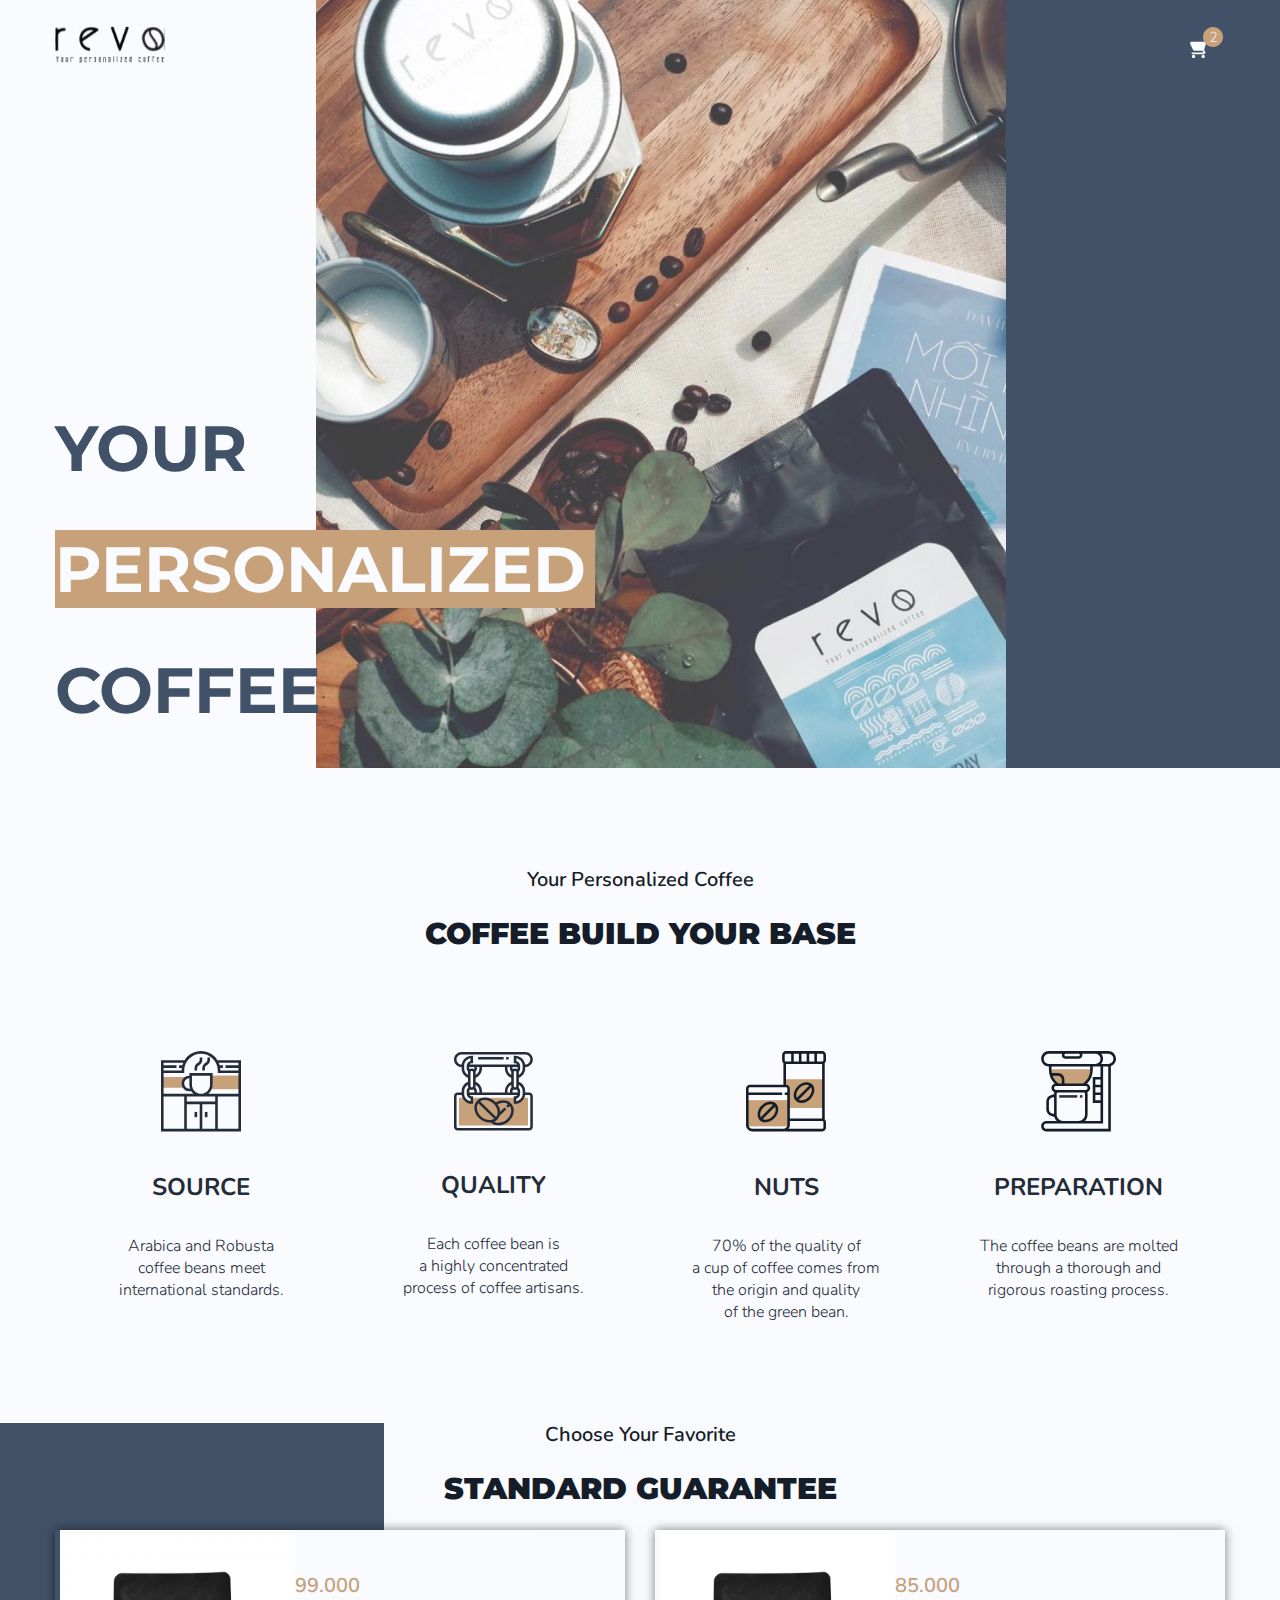
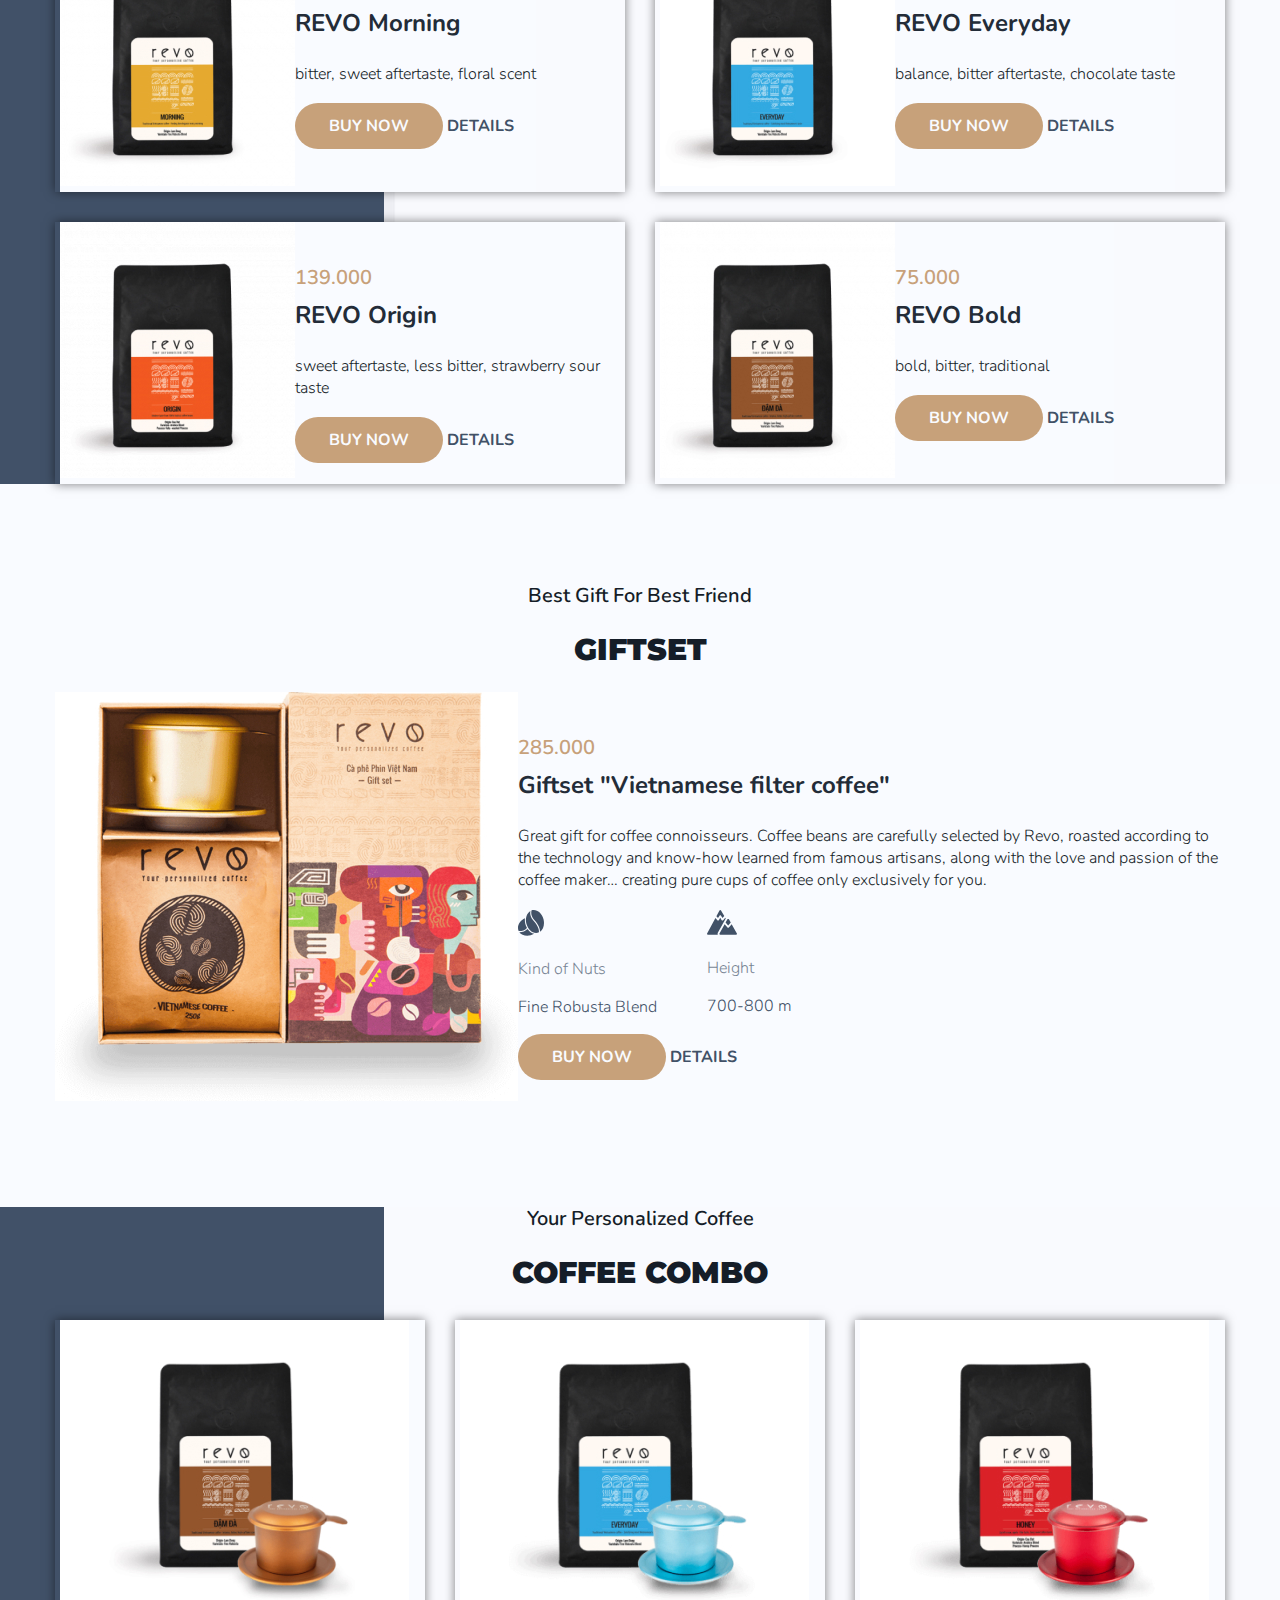
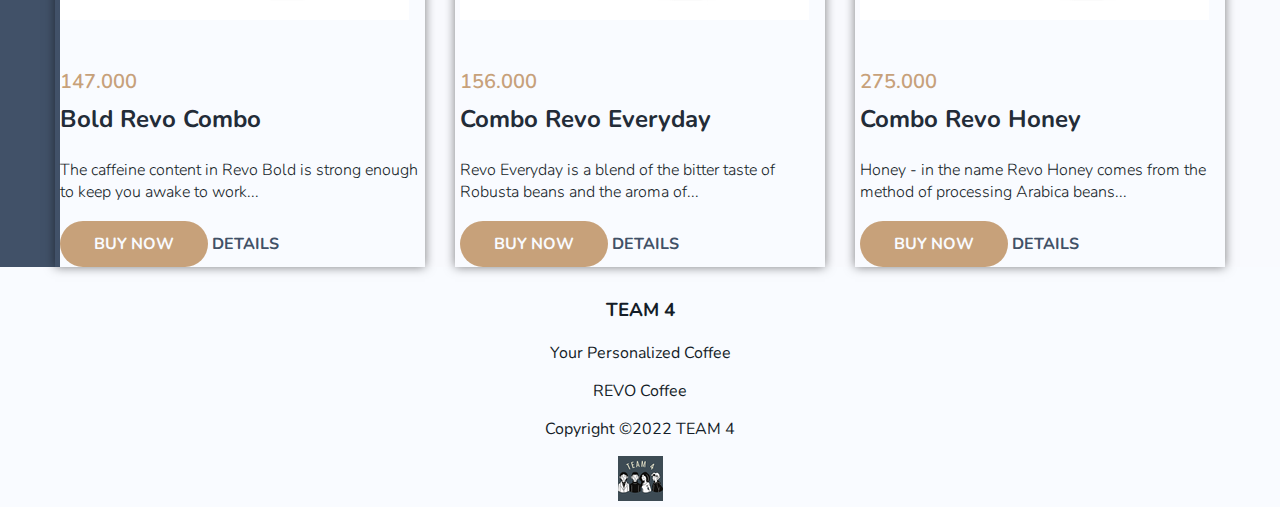
<file: img/svg/web assignment/index.html>
<!DOCTYPE html>
<html>

<head>
    <meta charset="utf-8">
    <link
        href="https://fonts.googleapis.com/css2?family=Montserrat:wght@900&family=Nunito:wght@300;600;700&display=swap"
        rel="stylesheet">
    <link rel="stylesheet" href="css/style.css">
    <title>REVO COFFEE</title>
</head>

<body>
    <header class="header">
        <div class="container">
            <div class="header__inner">
                <div class="header__logo">
                    <img src="img/svg/revo_logo.svg" alt="">
                </div>
                <div class="header__cart">
                    <img src="img/svg/cart.svg" alt="">
                </div>
            </div>
        </div>
    </header>


    <div class="intro">
        <p class="nav__name">MENU</p>
        <nav class="nav">
            <ul>
                <li><a href="#coffee" class="nav__link">COFFEE</a></li>
                <li><a href="#color-filter" class="nav__link">COLOR FILTER</a></li>
                <li><a href="#combo" class="nav__link">COFFEE COMBO</a></li>
                <li><a href="#giftset" class="nav__link">GIFTSET</a></li>
                <li><a href="#contacts" class="nav__link">CONTACTS</a></li>
            </ul>
        </nav>
        <div class="container">
            <div class="intro__title">
                <h1>YOUR</h1>
                <h1 class="intro__title1">PERSONALIZED</h1>
                <h1>COFFEE</h1>
            </div>
        </div>
    </div>


    <div class="container">
        <p class="features__subtitle">Your Personalized Coffee</p>
        <h2 class="features__title">COFFEE BUILD YOUR BASE</h2>
        <div class="features" id="coffee">
            <div class="features__item">
                <img class="features__icon" src="img/svg/features1.svg" alt="">
                <h4 class="features__topic">SOURCE</h4>
                <div class="features__text">Arabica and Robusta <br> coffee beans meet <br> international standards.
                </div>
            </div>
            <div class="features__item">
                <img class="features__icon" src="img/svg/features2.svg" alt="">
                <h4 class="features__topic">QUALITY</h4>
                <div class="features__text">Each coffee bean is <br> a highly concentrated <br> process of coffee
                    artisans.</div>
            </div>
            <div class="features__item">
                <img class="features__icon" src="img/svg/features3.svg" alt="">
                <h4 class="features__topic">NUTS</h4>
                <div class="features__text">70% of the quality of <br> a cup of coffee comes from <br> the origin and
                    quality <br> of the green bean.</div>
            </div>
            <div class="features__item">
                <img class="features__icon" src="img/svg/features4.svg" alt="">
                <h4 class="features__topic">PREPARATION</h4>
                <div class="features__text">The coffee beans are molted <br> through a thorough and <br> rigorous
                    roasting process.</div>
            </div>
        </div>
    </div>

    <div class="works__bg">
        <div class="container">
            <p class="works__subtitle">Choose Your Favorite</p>
            <h2 class="works__title">STANDARD GUARANTEE</h2>
            <div class="works" id="color-filter">

                <div class="work__1">
                    <div class="work__item">
                        <img src="img/revo_morning.jpg" alt="">
                    </div>
                    <div class="work__item">
                        <div class="work__price">99.000</div>
                        <div class="work__title">REVO Morning</div>
                        <div class="work__subtitle">bitter, sweet aftertaste, floral scent</div>
                        <a href="#" class="work__buy">BUY NOW</a>
                        <a href="#" class="work__details">DETAILS</a>
                    </div>
                </div>

                <div class="work__2">
                    <div class="work__item">
                        <img src="img/revo_everyday.jpg" alt="">
                    </div>
                    <div class="work__item">
                        <div class="work__price">85.000</div>
                        <div class="work__title">REVO Everyday</div>
                        <div class="work__subtitle">balance, bitter aftertaste, chocolate taste</div>
                        <a href="#" class="work__buy">BUY NOW</a>
                        <a href="#" class="work__details">DETAILS</a>
                    </div>
                </div>

                <div class="work__3">
                    <div class="work__item">
                        <img src="img/revo_original.jpg" alt="">
                    </div>
                    <div class="work__item">
                        <div class="work__price">139.000</div>
                        <div class="work__title">REVO Origin</div>
                        <div class="work__subtitle">sweet aftertaste, less bitter, strawberry sour taste</div>
                        <a href="#" class="work__buy">BUY NOW</a>
                        <a href="#" class="work__details">DETAILS</a>
                    </div>
                </div>

                <div class="work__4">
                    <div class="work__item">
                        <img src="img/revo_brown.jpg" alt="">
                    </div>
                    <div class="work__item">
                        <div class="work__price">75.000</div>
                        <div class="work__title">REVO Bold</div>
                        <div class="work__subtitle">bold, bitter, traditional</div>
                        <a href="#" class="work__buy">BUY NOW</a>
                        <a href="#" class="work__details">DETAILS</a>
                    </div>
                </div>
            </div>
        </div>
    </div>


    <div class="container">
        <p class="features__subtitle">Best Gift For Best Friend</p>
        <h2 class="features__title">GIFTSET</h2>
        <div class="giftset__item" id="giftset">
            <div class="work__item">
                <img src="img/giftset_1.jpg" alt="">
            </div>
            <div class="work__item">
                <div class="work__price">285.000</div>
                <div class="work__title">Giftset "Vietnamese filter coffee"</div>
                <div class="work__subtitle">Great gift for coffee connoisseurs. Coffee beans are carefully selected
                    by Revo, roasted according to the technology and know-how learned from famous
                    artisans,
                    along with
                    the love and passion of the coffee maker… creating pure cups of coffee only exclusively for
                    you.
                </div>
                <div class="giftset__bio__both">
                    <div class="work__bio__1">
                        <img src="img/svg/coffee-beans.svg" alt="">
                        <p class="work__bio__title">Kind of Nuts</p>
                        <p class="work__bio__subtitle">Fine Robusta Blend</p>
                    </div>
                    <div class="work__bio__2">
                        <img src="img/svg/mountain.svg" alt="">
                        <p class="work__bio__title">Height</p>
                        <p class="work__bio__subtitle">700-800 m</p>
                    </div>
                </div>
                <a href="#" class="work__buy">BUY NOW</a>
                <a href="#" class="work__details">DETAILS</a>
            </div>
        </div>
    </div>


    <div class="works__bg">
        <div class="container">
            <p class="features__subtitle">Your Personalized Coffee</p>
            <h2 class="features__title">COFFEE COMBO</h2>
            <div class="combos" id="combo">

                <div class="combo__1">
                    <div class="work__item">
                        <img src="img/combo_1.jpg" alt="">
                    </div>
                    <div class="work__item">
                        <div class="work__price">147.000</div>
                        <div class="work__title">Bold Revo Combo</div>
                        <div class="work__subtitle">The caffeine content in Revo Bold is strong enough to keep you awake
                            to
                            work...</div>
                        <a href="#" class="work__buy">BUY NOW</a>
                        <a href="#" class="work__details">DETAILS</a>
                    </div>
                </div>

                <div class="combo__2">
                    <div class="work__item">
                        <img src="img/revo_natural.jpg" alt="">
                    </div>
                    <div class="work__item">
                        <div class="work__price">156.000</div>
                        <div class="work__title">Combo Revo Everyday</div>
                        <div class="work__subtitle">Revo Everyday is a blend of the bitter taste of Robusta beans and
                            the
                            aroma of...</div>
                        <a href="#" class="work__buy">BUY NOW</a>
                        <a href="#" class="work__details">DETAILS</a>
                    </div>
                </div>

                <div class="combo__3">
                    <div class="work__item">
                        <img src="img/revo_red.jpg" alt="">
                    </div>
                    <div class="work__item">
                        <div class="work__price">275.000</div>
                        <div class="work__title">Combo Revo Honey</div>
                        <div class="work__subtitle">Honey - in the name Revo Honey comes from the method of processing
                            Arabica beans...</div>
                        <a href="#" class="work__buy">BUY NOW</a>
                        <a href="#" class="work__details">DETAILS</a>
                    </div>
                </div>

            </div>
        </div>
    </div>

    <footer>
        <div class="container">
            <div class="footer__content">
                <h3>TEAM 4</h3>
                <p>Your Personalized Coffee</p>
                <p>REVO Coffee</p>
            </div>
            <div class="footer__bottom" id="contacts">
                <p>Copyright &copy;2022 TEAM 4</p>
                <img src="img/team-logo.png" alt="">
            </div>
        </div>
    </footer>

</body>

</html>
</file>
<file: img/svg/web assignment/css/style.css>
body {
    margin: 0;
    font-family: "Nunito", sans-serif;
    font-size: 16px;
    color: #151d28;
    background-color: #f9fbff;
}

*,
*::after,
*::before {
    box-sizing: border-box;
}

.container {
    width: 100%;
    max-width: 1170px;
    margin: 0 auto;
}

/*===============HEADER START================*/
.header {
    width: 100%;
    position: absolute;
    top: 0;
    left: 0;
    z-index: 1000;
}

.header__inner {
    display: flex;
    justify-content: space-between;
    align-items: center;
    padding: 25px 0;
}
/*===============HEADER END================*/

/*===============INTRO START================*/
.intro {
    display: flex;
    flex-direction: column;
    justify-content: center;
    height: 768px;
    color: #f9fbff;
    background: url(../img/intro.jpg) right no-repeat;
}

.nav__name {
    padding-top: 30px;
    display: flex;
    font-weight: 700;
    padding-left: 1303px;
}

.nav {
    display: flex;
    font-weight: 600;
    padding-left: 1260px;
}

li {
    list-style-type: none;
    padding-bottom: 20px;
}

.nav__link {
    opacity: 0.65;
    color: #f9fbff;
    text-decoration: none;
    transition: opacity 0.1s linear;
}

.nav__link:hover {
    opacity: 1;
}

.intro__title {
    font-family: Montserrat;
    font-weight: 900;
    font-size: 32px;
    color: #415167;
}

.intro__title1 {
    color: #f9fbff;
    background-color: #c7a17a;
    width: 540px;
}
/*===============INTRO END================*/

/*===============FEATURES START===============*/
.features__subtitle {
    margin-top: 100px;
    font-weight: 600;
    font-size: 20px;
    line-height: 24px;
    text-align: center;
}

.features__title {
    font-family: Montserrat;
    font-weight: 900;
    font-size: 30px;
    line-height: 34px;
    text-align: center;
}

.features {
    display: flex;
    margin: 100px 0px;
    color: #232c38;
}

.features__item {
    width: 25%;
    text-align: center;
}

.features__topic {
    font-weight: bold;
    font-size: 24px;
}

.features__text {
    font-weight: 300;
    font-size: 16px;
    line-height: 22px;
}
/*===============FEATURES END===============*/

/*===============WORKS START===============*/
.works__bg {
    background-image: url(../img/background2.jpg);
}

.work__item {
    background: #f9fbff;
}

.works__subtitle {
    margin-top: 100px;
    font-weight: 600;
    font-size: 20px;
    line-height: 24px;
    text-align: center;
}

.works__title {
    font-family: Montserrat;
    font-weight: 900;
    font-size: 30px;
    line-height: 34px;
    text-align: center;
}

.works {
    display: grid;
    grid-template-columns: repeat(2, 1fr);
    grid-template-rows: repeat(2, 1fr);
    grid-gap: 30px;
    flex-wrap: wrap;
}

.work__1 {
    display: flex;
    padding-left: 5px;
    box-shadow: 0 0 10px rgba(0, 0, 0, 0.5);
    grid-column: 1/2;
    grid-row: 1/2;
}

.work__2 {
    display: flex;
    padding-left: 5px;
    box-shadow: 0 0 10px rgba(0, 0, 0, 0.5);
    grid-column: 2/2;
    grid-row: 1/2;
}

.work__3 {
    display: flex;
    padding-left: 5px;
    box-shadow: 0 0 10px rgba(0, 0, 0, 0.5);
    grid-column: 1/2;
    grid-row: 2/2;
}

.work__4 {
    display: flex;
    padding-left: 5px;
    box-shadow: 0 0 10px rgba(0, 0, 0, 0.5);
    grid-column: 2/2;
    grid-row: 2/2;
}

.work__price {
    padding-top: 42px;
    font-family: Nunito;
    font-weight: 600;
    font-size: 20px;
    color: #c7a17a;
}

.work__title {
    padding-top: 8px;
    font-family: Nunito;
    font-weight: bold;
    font-size: 24px;
    color: #232c38;
}

.work__subtitle {
    padding-top: 24px;
    padding-bottom: 18px;
    font-family: Nunito;
    font-weight: 300;
    font-size: 16px;
    color: #151d28;
}

.work__buy {
    font-family: Nunito;
    font-weight: bold;
    font-size: 16px;
    text-align: center;
    color: #f9fbff;
    display: inline-block;
    text-decoration: none;
    padding: 12px 34px;
    background: #c7a17a;
    border-radius: 50px;
}

.work__details {
    font-family: Nunito;
    font-weight: bold;
    font-size: 16px;
    color: #415167;
    display: inline-block;
    text-decoration: none;
}
/*===============WORKS END===============*/

/*===============GIFTSET START===============*/
.giftset__item {
    display: flex;
}

.giftset__bio__both {
    display: flex;
}

.work__bio__2 {
    padding: 0 50px;
}

.work__bio__title {
    font-weight: 300;
    font-size: 16px;
    color: #415167;
    opacity: 0.7;
}

.work__bio__subtitle {
    font-weight: 300;
    font-size: 16px;
    color: #415167;
}
/*===============GIFTSET END===============*/

/*===============COMBO START===============*/
.combos {
    grid-template-columns: repeat(3, 1fr);
    margin: 30px auto;
    grid-gap: 30px;
    display: grid;
}

.combo__1 {
    padding-left: 5px;
    box-shadow: 0 0 10px rgba(0, 0, 0, 0.5);
}

.combo__2 {
    padding-left: 5px;
    box-shadow: 0 0 10px rgba(0, 0, 0, 0.5);
}

.combo__3 {
    padding-left: 5px;
    box-shadow: 0 0 10px rgba(0, 0, 0, 0.5);
}
/*===============COMBO END===============*/

/*===============FOOTER START===============*/
.footer {
    background: #edf0f5;
    width: 100vw;
    height: auto;
    padding-top: 40px;
    color: #415167;
}

.footer__content {
    text-align: center;
}

.footer__bottom {
    text-align: center;
}
/*===============FOOTER END===============*/
</file>
